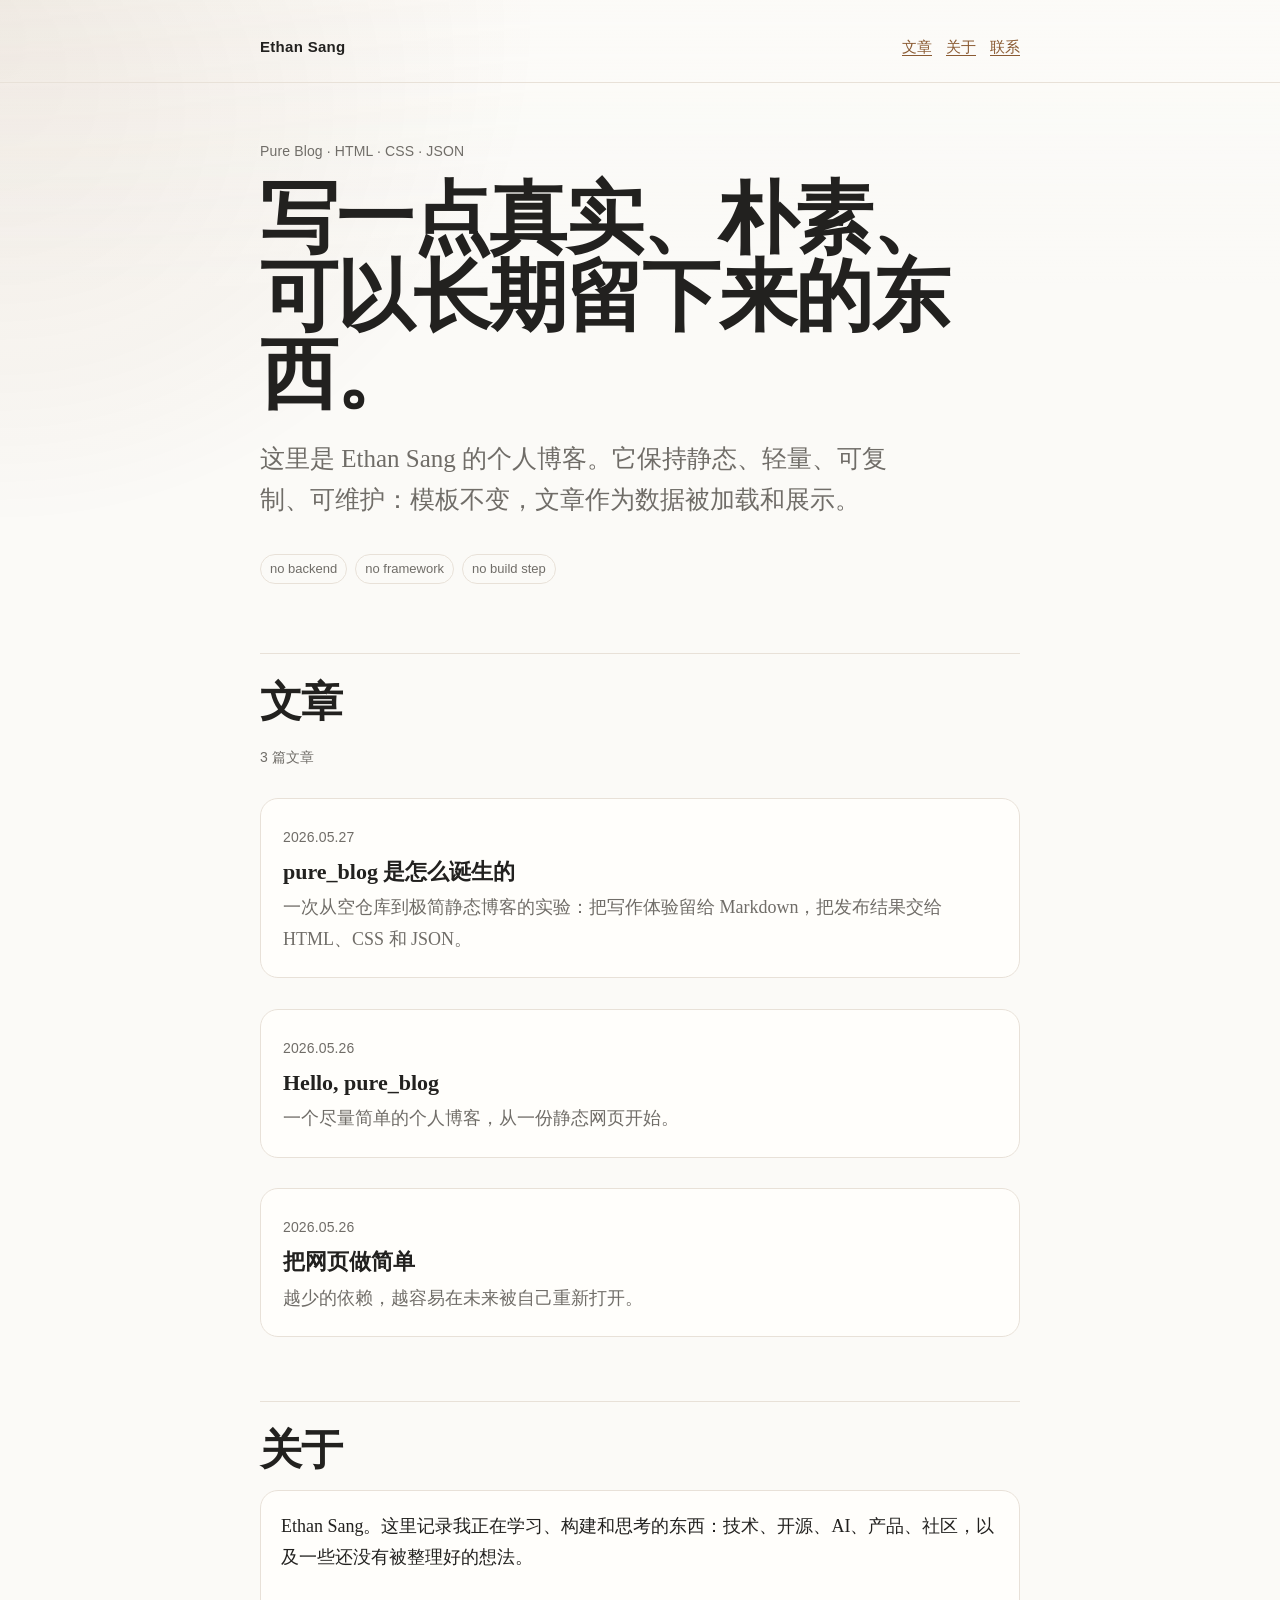
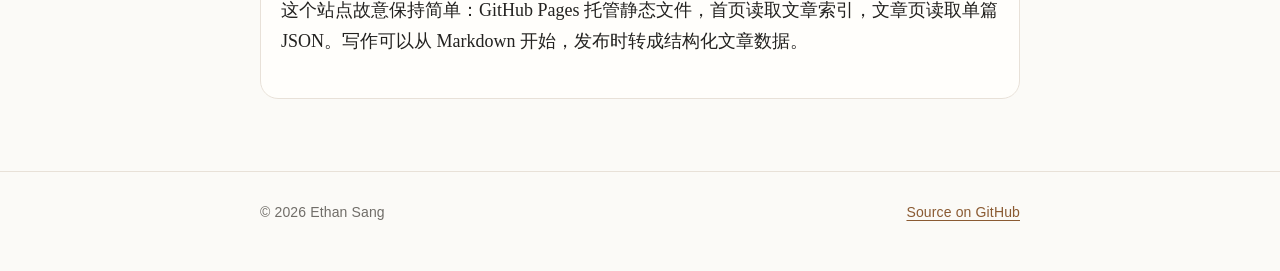
<file: index.html>
<!doctype html>
<html lang="zh-CN">
<head>
  <meta charset="utf-8">
  <meta name="viewport" content="width=device-width, initial-scale=1">
  <meta name="description" content="Ethan Sang 的个人博客，记录技术、开源、产品与日常思考。">
  <title>Ethan Sang · Pure Blog</title>
  <link rel="stylesheet" href="style.css">
</head>
<body>
  <header class="site-header">
    <nav class="wrap nav" aria-label="主导航">
      <a class="brand" href="index.html">Ethan Sang</a>
      <div class="links">
        <a href="#notes">文章</a>
        <a href="#about">关于</a>
        <a href="mailto:iimsyw@gmail.com">联系</a>
      </div>
    </nav>
  </header>

  <main class="wrap">
    <section class="hero" aria-labelledby="site-title">
      <p class="kicker">Pure Blog · HTML · CSS · JSON</p>
      <h1 id="site-title">写一点真实、朴素、可以长期留下来的东西。</h1>
      <p class="lead">这里是 Ethan Sang 的个人博客。它保持静态、轻量、可复制、可维护：模板不变，文章作为数据被加载和展示。</p>
      <ul class="tag-list" aria-label="站点原则">
        <li>no backend</li>
        <li>no framework</li>
        <li>no build step</li>
      </ul>
    </section>

    <section id="notes" aria-labelledby="notes-title">
      <h2 id="notes-title">文章</h2>
      <p id="status" class="status">正在加载文章列表……</p>
      <ul id="post-list" class="note-list" aria-live="polite"></ul>
    </section>

    <section id="about" aria-labelledby="about-title">
      <h2 id="about-title">关于</h2>
      <div class="panel">
        <p>Ethan Sang。这里记录我正在学习、构建和思考的东西：技术、开源、AI、产品、社区，以及一些还没有被整理好的想法。</p>
        <p>这个站点故意保持简单：GitHub Pages 托管静态文件，首页读取文章索引，文章页读取单篇 JSON。写作可以从 Markdown 开始，发布时转成结构化文章数据。</p>
      </div>
    </section>
  </main>

  <footer class="site-footer footer">
    <div class="wrap">
      <span>© 2026 Ethan Sang</span>
      <span><a href="https://github.com/dethan3/pure_blog">Source on GitHub</a></span>
    </div>
  </footer>

  <script>
    const listEl = document.querySelector('#post-list');
    const statusEl = document.querySelector('#status');

    function formatDate(date) {
      return String(date || '').replaceAll('-', '.');
    }

    function renderPostCard(post) {
      const li = document.createElement('li');
      const a = document.createElement('a');
      a.className = 'note-card';
      a.href = `post.html?slug=${encodeURIComponent(post.slug)}`;

      const time = document.createElement('time');
      time.className = 'note-meta';
      time.dateTime = post.date || '';
      time.textContent = formatDate(post.date);

      const title = document.createElement('strong');
      title.textContent = post.title || 'Untitled';

      const summary = document.createElement('span');
      summary.textContent = post.summary || '';

      a.append(time, title, summary);
      li.appendChild(a);
      return li;
    }

    async function loadPosts() {
      const response = await fetch('posts/index.json', { cache: 'no-store' });
      if (!response.ok) throw new Error('无法读取 posts/index.json');
      const posts = await response.json();

      posts.sort((a, b) => String(b.date || '').localeCompare(String(a.date || '')));
      listEl.replaceChildren(...posts.map(renderPostCard));
      statusEl.textContent = posts.length ? `${posts.length} 篇文章` : '还没有文章。';
    }

    loadPosts().catch((error) => {
      statusEl.classList.add('error');
      statusEl.textContent = error.message || '文章列表加载失败。';
    });
  </script>
</body>
</html>
</file>
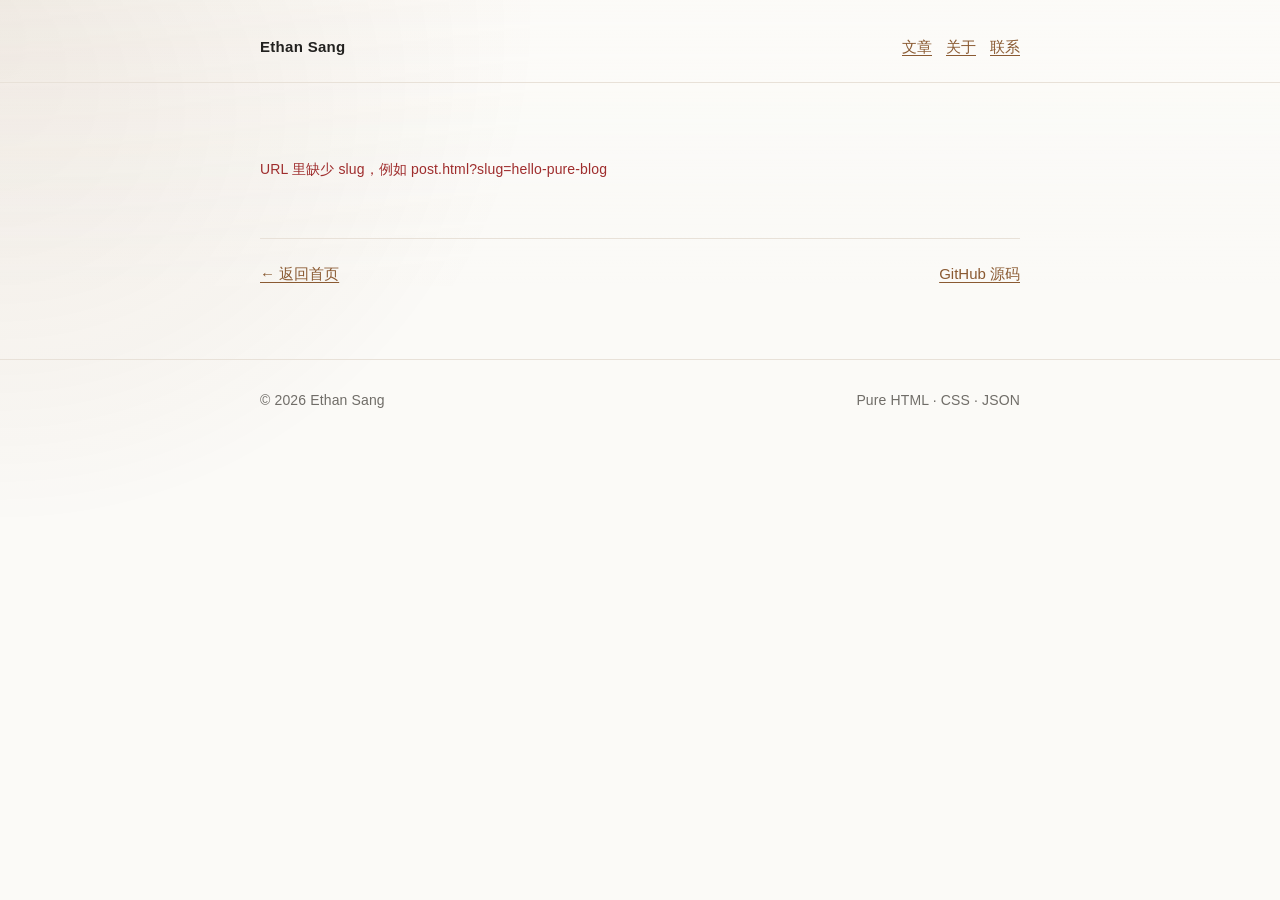
<file: post.html>
<!doctype html>
<html lang="zh-CN">
<head>
  <meta charset="utf-8">
  <meta name="viewport" content="width=device-width, initial-scale=1">
  <meta name="description" content="Ethan Sang 的个人博客文章。">
  <title>文章 · Ethan Sang</title>
  <link rel="stylesheet" href="style.css">
</head>
<body>
  <header class="site-header">
    <nav class="wrap nav" aria-label="主导航">
      <a class="brand" href="index.html">Ethan Sang</a>
      <div class="links">
        <a href="index.html#notes">文章</a>
        <a href="index.html#about">关于</a>
        <a href="mailto:iimsyw@gmail.com">联系</a>
      </div>
    </nav>
  </header>

  <main class="wrap">
    <p id="status" class="status">正在加载文章……</p>
    <article id="post" class="post" hidden>
      <header class="post-header">
        <p id="post-date" class="note-meta"></p>
        <h1 id="post-title"></h1>
        <p id="post-summary" class="lead"></p>
        <ul id="post-tags" class="tag-list" aria-label="标签"></ul>
      </header>
      <div id="post-content" class="post-content"></div>
    </article>

    <nav class="post-nav" aria-label="文章导航">
      <a href="index.html">← 返回首页</a>
      <a href="https://github.com/dethan3/pure_blog">GitHub 源码</a>
    </nav>
  </main>

  <footer class="site-footer footer">
    <div class="wrap">
      <span>© 2026 Ethan Sang</span>
      <span>Pure HTML · CSS · JSON</span>
    </div>
  </footer>

  <script>
    const statusEl = document.querySelector('#status');
    const postEl = document.querySelector('#post');
    const titleEl = document.querySelector('#post-title');
    const dateEl = document.querySelector('#post-date');
    const summaryEl = document.querySelector('#post-summary');
    const tagsEl = document.querySelector('#post-tags');
    const contentEl = document.querySelector('#post-content');

    function formatDate(date) {
      return String(date || '').replaceAll('-', '.');
    }

    function appendTextElement(tagName, text) {
      const el = document.createElement(tagName);
      el.textContent = text || '';
      contentEl.appendChild(el);
    }

    function renderBlock(block) {
      if (!block || !block.type) return;

      if (block.type === 'p') return appendTextElement('p', block.text);
      if (block.type === 'h2') return appendTextElement('h2', block.text);
      if (block.type === 'h3') return appendTextElement('h3', block.text);

      if (block.type === 'quote') {
        const quote = document.createElement('blockquote');
        const p = document.createElement('p');
        p.textContent = block.text || '';
        quote.appendChild(p);
        contentEl.appendChild(quote);
        return;
      }

      if (block.type === 'ul' || block.type === 'ol') {
        const list = document.createElement(block.type);
        for (const item of block.items || []) {
          const li = document.createElement('li');
          li.textContent = item;
          list.appendChild(li);
        }
        contentEl.appendChild(list);
        return;
      }

      if (block.type === 'code') {
        const pre = document.createElement('pre');
        const code = document.createElement('code');
        if (block.language) code.dataset.language = block.language;
        code.textContent = block.text || '';
        pre.appendChild(code);
        contentEl.appendChild(pre);
        return;
      }

      if (block.type === 'hr') {
        contentEl.appendChild(document.createElement('hr'));
      }
    }

    async function loadPost() {
      const slug = new URLSearchParams(location.search).get('slug');
      if (!slug) throw new Error('URL 里缺少 slug，例如 post.html?slug=hello-pure-blog');

      const indexResponse = await fetch('posts/index.json', { cache: 'no-store' });
      if (!indexResponse.ok) throw new Error('无法读取 posts/index.json');
      const posts = await indexResponse.json();
      const meta = posts.find((item) => item.slug === slug);
      if (!meta) throw new Error(`没有找到 slug 为 ${slug} 的文章`);

      const postResponse = await fetch(meta.file, { cache: 'no-store' });
      if (!postResponse.ok) throw new Error(`无法读取 ${meta.file}`);
      const post = await postResponse.json();

      document.title = `${post.title} · Ethan Sang`;
      titleEl.textContent = post.title || meta.title || 'Untitled';
      dateEl.textContent = formatDate(post.date || meta.date);
      summaryEl.textContent = post.summary || meta.summary || '';

      tagsEl.replaceChildren();
      for (const tag of post.tags || meta.tags || []) {
        const li = document.createElement('li');
        li.textContent = tag;
        tagsEl.appendChild(li);
      }

      contentEl.replaceChildren();
      for (const block of post.content || []) renderBlock(block);

      statusEl.hidden = true;
      postEl.hidden = false;
    }

    loadPost().catch((error) => {
      statusEl.classList.add('error');
      statusEl.textContent = error.message || '文章加载失败。';
    });
  </script>
</body>
</html>
</file>
<file: style.css>
:root {
  color-scheme: light dark;
  --bg: #fbfaf7;
  --paper: #fffefb;
  --text: #22211f;
  --muted: #706d68;
  --line: #e8e1d8;
  --accent: #8a5a32;
  --accent-soft: #f3eadf;
  --danger: #9f2d2d;
  --max: 760px;
  --wide: 980px;
}

@media (prefers-color-scheme: dark) {
  :root {
    --bg: #171615;
    --paper: #1f1d1b;
    --text: #f2eee8;
    --muted: #b7afa4;
    --line: #34312d;
    --accent: #d8a66d;
    --accent-soft: #2a241d;
    --danger: #ff8f8f;
  }
}

* { box-sizing: border-box; }

html { scroll-behavior: smooth; }

body {
  margin: 0;
  background: var(--bg);
  color: var(--text);
  font: 18px/1.75 Georgia, "Times New Roman", "Noto Serif SC", "Songti SC", serif;
}

body::before {
  content: "";
  position: fixed;
  inset: 0;
  pointer-events: none;
  background:
    radial-gradient(circle at top left, color-mix(in srgb, var(--accent) 12%, transparent), transparent 34rem),
    linear-gradient(to bottom, color-mix(in srgb, var(--paper) 35%, transparent), transparent 18rem);
  opacity: 0.9;
}

a {
  color: var(--accent);
  text-decoration-thickness: 1px;
  text-underline-offset: 0.18em;
}

a:hover { text-decoration-thickness: 2px; }

.wrap {
  position: relative;
  width: min(calc(100% - 32px), var(--max));
  margin: 0 auto;
}

.wide { width: min(calc(100% - 32px), var(--wide)); }

.site-header {
  position: relative;
  padding: 34px 0 22px;
  border-bottom: 1px solid var(--line);
}

.nav {
  display: flex;
  justify-content: space-between;
  gap: 18px;
  align-items: center;
  font-family: -apple-system, BlinkMacSystemFont, "Segoe UI", sans-serif;
  font-size: 15px;
}

.brand {
  color: var(--text);
  font-weight: 700;
  text-decoration: none;
  letter-spacing: 0.02em;
}

.links {
  display: flex;
  gap: 14px;
  flex-wrap: wrap;
  justify-content: flex-end;
}

main { padding: 56px 0 72px; }

.hero { margin-bottom: 64px; }

.kicker,
.meta,
.note-meta,
.status,
.footer {
  color: var(--muted);
  font-family: -apple-system, BlinkMacSystemFont, "Segoe UI", sans-serif;
  font-size: 14px;
  letter-spacing: 0.01em;
}

h1, h2, h3 {
  line-height: 1.18;
  margin: 0 0 14px;
  letter-spacing: -0.02em;
}

h1 {
  max-width: 720px;
  font-size: clamp(42px, 9vw, 78px);
  line-height: 1;
}

.post h1 {
  margin-top: 8px;
  font-size: clamp(38px, 7vw, 66px);
}

h2 {
  margin-top: 58px;
  padding-top: 24px;
  border-top: 1px solid var(--line);
  font-size: clamp(28px, 5vw, 42px);
}

.post h2 {
  margin-top: 46px;
  font-size: clamp(26px, 4vw, 36px);
}

h3 {
  margin-top: 32px;
  font-size: 24px;
}

p { margin: 0 0 1.15em; }

.lead {
  max-width: 650px;
  margin-top: 24px;
  color: var(--muted);
  font-size: clamp(20px, 3vw, 25px);
  line-height: 1.65;
}

.note-list {
  display: grid;
  gap: 18px;
  margin: 22px 0 0;
  padding: 0;
  list-style: none;
}

.note-card {
  display: block;
  padding: 22px;
  background: color-mix(in srgb, var(--paper) 92%, transparent);
  border: 1px solid var(--line);
  border-radius: 18px;
  color: inherit;
  text-decoration: none;
  transition: border-color 160ms ease, transform 160ms ease, background 160ms ease;
}

.note-card:hover {
  transform: translateY(-1px);
  border-color: color-mix(in srgb, var(--accent) 45%, var(--line));
  background: var(--paper);
}

.note-card strong {
  display: block;
  margin: 4px 0 6px;
  font-size: 22px;
  line-height: 1.35;
}

.note-card span {
  color: var(--muted);
  display: block;
}

.tag-list {
  display: flex;
  flex-wrap: wrap;
  gap: 8px;
  margin: 20px 0 0;
  padding: 0;
  list-style: none;
}

.tag,
.tag-list li {
  padding: 3px 9px;
  border: 1px solid var(--line);
  border-radius: 999px;
  color: var(--muted);
  font-family: -apple-system, BlinkMacSystemFont, "Segoe UI", sans-serif;
  font-size: 13px;
}

.post {
  padding: 28px 0 8px;
}

.post-header {
  margin-bottom: 42px;
}

.post-content > *:first-child { margin-top: 0; }

blockquote {
  margin: 28px 0;
  padding: 16px 20px;
  background: var(--accent-soft);
  border-left: 4px solid var(--accent);
  border-radius: 8px;
  color: var(--text);
}

code {
  padding: 0.14em 0.34em;
  background: var(--accent-soft);
  border-radius: 6px;
  font-family: ui-monospace, SFMono-Regular, Menlo, Consolas, monospace;
  font-size: 0.88em;
}

pre {
  overflow: auto;
  margin: 28px 0;
  padding: 18px;
  background: var(--accent-soft);
  border: 1px solid var(--line);
  border-radius: 14px;
  line-height: 1.55;
}

pre code {
  padding: 0;
  background: transparent;
  border-radius: 0;
}

hr {
  border: 0;
  border-top: 1px solid var(--line);
  margin: 40px 0;
}

ul, ol { padding-left: 1.25em; }

li { margin: 0.35em 0; }

.panel {
  padding: 20px;
  background: var(--paper);
  border: 1px solid var(--line);
  border-radius: 18px;
}

.status {
  margin-top: 18px;
}

.error {
  color: var(--danger);
}

.post-nav {
  display: flex;
  justify-content: space-between;
  gap: 16px;
  margin-top: 56px;
  padding-top: 22px;
  border-top: 1px solid var(--line);
  font-family: -apple-system, BlinkMacSystemFont, "Segoe UI", sans-serif;
  font-size: 15px;
}

.site-footer {
  position: relative;
  padding: 28px 0 46px;
  border-top: 1px solid var(--line);
}

.site-footer .wrap {
  display: flex;
  justify-content: space-between;
  gap: 16px;
  flex-wrap: wrap;
}

@media (max-width: 640px) {
  body { font-size: 17px; }
  .site-header { padding-top: 24px; }
  .nav { align-items: flex-start; }
  main { padding-top: 42px; }
  .note-card { padding: 18px; }
  .post-nav { flex-direction: column; }
}

@media print {
  body { background: #fff; color: #000; }
  body::before, .links, .site-footer, .post-nav { display: none; }
  .note-card, .panel { border-color: #ccc; }
}
</file>
